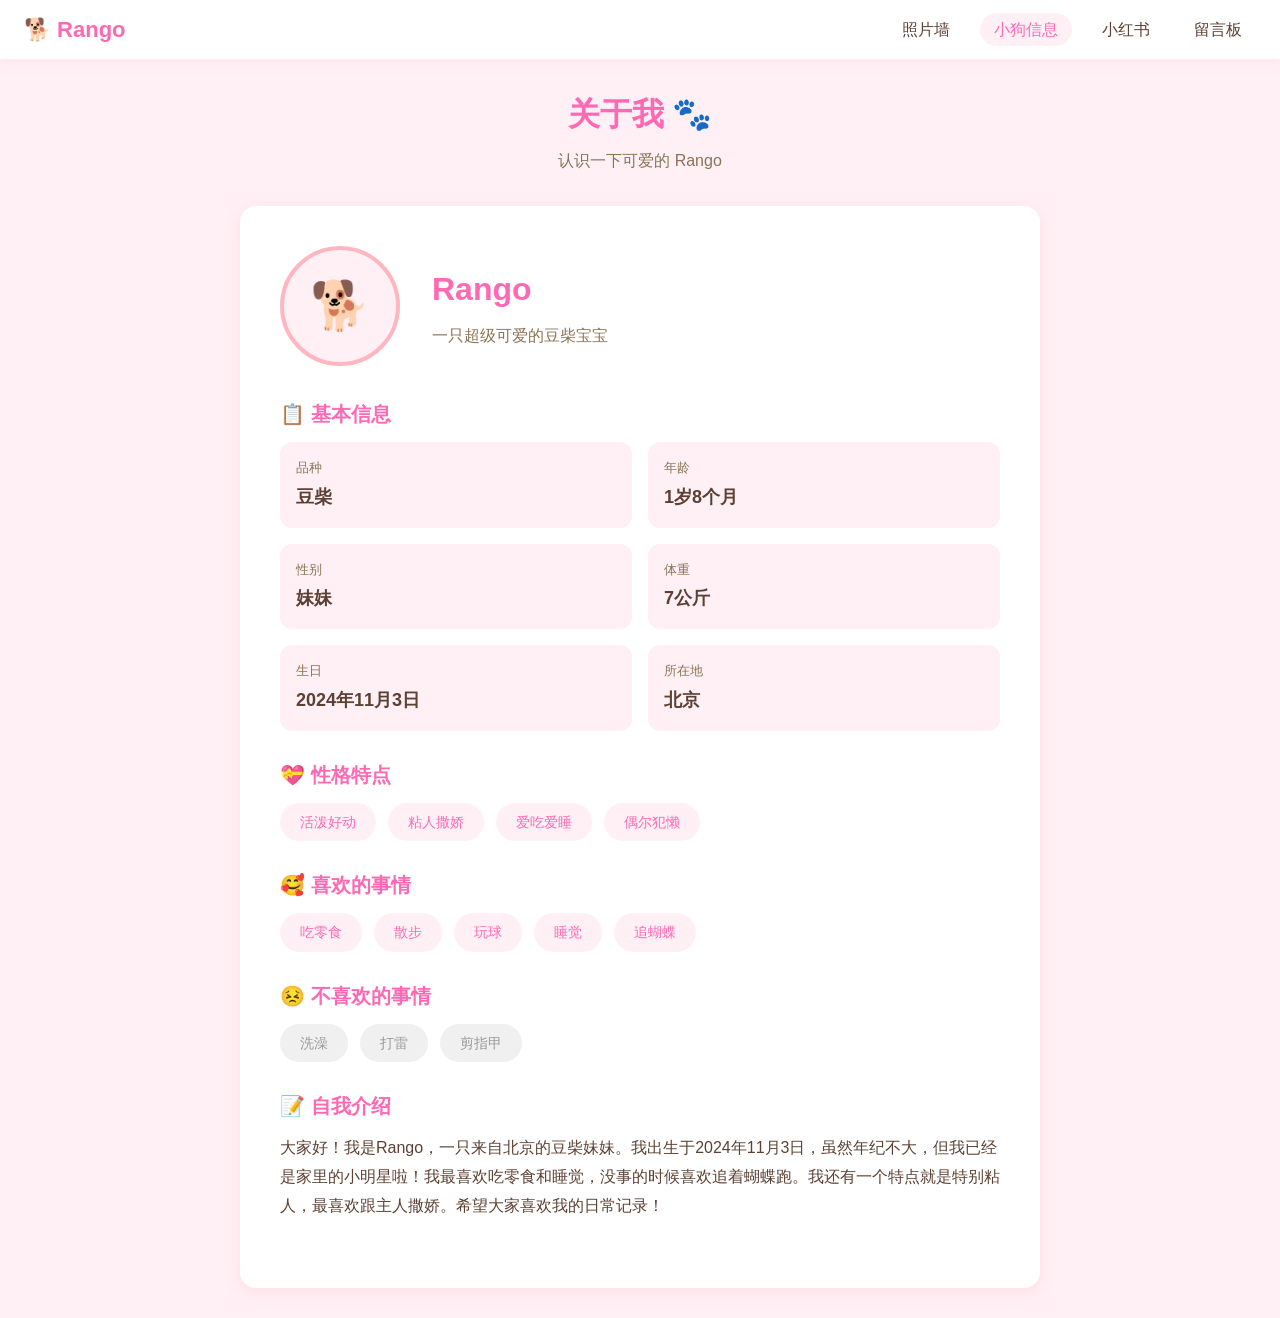
<file: profile.html>
<!DOCTYPE html>
<html lang="zh-CN">
<head>
    <meta charset="UTF-8">
    <meta name="viewport" content="width=device-width, initial-scale=1.0">
    <title>关于 Rango 🐕</title>
    <link rel="stylesheet" href="styles.css">
</head>
<body>
    <nav>
        <div class="nav-container">
            <div class="logo">🐕 Rango</div>
            <ul class="nav-links">
                <li><a href="index.html">照片墙</a></li>
                <li><a href="profile.html" class="active">小狗信息</a></li>
                <li><a href="xiaohongshu.html">小红书</a></li>
                <li><a href="guestbook.html">留言板</a></li>
            </ul>
        </div>
    </nav>

    <main>
        <h1 class="page-title">关于我 🐾</h1>
        <p class="page-subtitle">认识一下可爱的 Rango</p>
        
        <div class="profile-card">
            <div class="profile-header">
                <div class="profile-avatar" id="dogAvatar">🐕</div>
                <div>
                    <h2 class="profile-name" id="dogName">Rango</h2>
                    <p class="profile-tagline" id="dogTagline">一只可爱的小狗狗</p>
                </div>
            </div>

            <div class="info-section">
                <h3>📋 基本信息</h3>
                <div class="info-grid">
                    <div class="info-item">
                        <div class="label">品种</div>
                        <div class="value" id="breed">-</div>
                    </div>
                    <div class="info-item">
                        <div class="label">年龄</div>
                        <div class="value" id="age">-</div>
                    </div>
                    <div class="info-item">
                        <div class="label">性别</div>
                        <div class="value" id="gender">-</div>
                    </div>
                    <div class="info-item">
                        <div class="label">体重</div>
                        <div class="value" id="weight">-</div>
                    </div>
                    <div class="info-item">
                        <div class="label">生日</div>
                        <div class="value" id="birthday">-</div>
                    </div>
                    <div class="info-item">
                        <div class="label">所在地</div>
                        <div class="value" id="hometown">-</div>
                    </div>
                </div>
            </div>

            <div class="info-section">
                <h3>💝 性格特点</h3>
                <div class="style-tags" id="personalityTags"></div>
            </div>

            <div class="info-section">
                <h3>🥰 喜欢的事情</h3>
                <div class="style-tags" id="likesTags"></div>
            </div>

            <div class="info-section">
                <h3>😣 不喜欢的事情</h3>
                <div class="style-tags" id="dislikesTags"></div>
            </div>

            <div class="info-section">
                <h3>📝 自我介绍</h3>
                <p style="line-height: 1.8; color: var(--text-dark);" id="bio">-</p>
            </div>
        </div>
    </main>

    <script>
        async function loadProfile() {
            try {
                const response = await fetch('data/info.json');
                const data = await response.json();
                const dog = data.dog;
                
                document.getElementById('dogAvatar').textContent = dog.avatar || '🐕';
                document.getElementById('dogName').textContent = dog.name || 'Rango';
                document.getElementById('dogTagline').textContent = dog.tagline || '';
                document.getElementById('breed').textContent = dog.breed || '-';
                document.getElementById('age').textContent = dog.age || '-';
                document.getElementById('gender').textContent = dog.gender || '-';
                document.getElementById('weight').textContent = dog.weight || '-';
                document.getElementById('birthday').textContent = dog.birthday || '-';
                document.getElementById('hometown').textContent = dog.hometown || '-';
                document.getElementById('bio').textContent = dog.bio || '-';
                
                if (dog.personality) {
                    const pTags = document.getElementById('personalityTags');
                    dog.personality.split(/[,，、]/).forEach(trait => {
                        const tag = document.createElement('span');
                        tag.className = 'style-tag';
                        tag.textContent = trait.trim();
                        pTags.appendChild(tag);
                    });
                }
                
                if (dog.likes && dog.likes.length) {
                    const lTags = document.getElementById('likesTags');
                    dog.likes.forEach(like => {
                        const tag = document.createElement('span');
                        tag.className = 'style-tag';
                        tag.textContent = like;
                        lTags.appendChild(tag);
                    });
                }
                
                if (dog.dislikes && dog.dislikes.length) {
                    const dTags = document.getElementById('dislikesTags');
                    dog.dislikes.forEach(dislike => {
                        const tag = document.createElement('span');
                        tag.className = 'style-tag';
                        tag.style.background = '#f0f0f0';
                        tag.style.color = '#999';
                        tag.textContent = dislike;
                        dTags.appendChild(tag);
                    });
                }
            } catch (error) {
                console.log('加载信息失败', error);
            }
        }
        
        loadProfile();
    </script>
</body>
</html>
</file>
<file: styles.css>
* {
    margin: 0;
    padding: 0;
    box-sizing: border-box;
}

:root {
    --primary-pink: #FFB6C1;
    --light-pink: #FFF0F5;
    --deep-pink: #FF69B4;
    --soft-pink: #FFC0CB;
    --text-dark: #5C4033;
    --text-light: #8B7355;
    --white: #FFFFFF;
    --shadow: 0 4px 15px rgba(255, 182, 193, 0.3);
    --radius: 16px;
}

body {
    font-family: -apple-system, BlinkMacSystemFont, 'Segoe UI', 'PingFang SC', 'Hiragino Sans GB', 'Microsoft YaHei', sans-serif;
    background-color: var(--light-pink);
    color: var(--text-dark);
    line-height: 1.6;
}

nav {
    background: var(--white);
    padding: 12px 24px;
    box-shadow: 0 2px 10px rgba(255, 182, 193, 0.2);
    position: sticky;
    top: 0;
    z-index: 100;
}

.nav-container {
    max-width: 1400px;
    margin: 0 auto;
    display: flex;
    justify-content: space-between;
    align-items: center;
}

.sidebar-toggle,
.stats-toggle {
    background: var(--light-pink);
    border: none;
    padding: 8px 14px;
    border-radius: 10px;
    cursor: pointer;
    font-size: 18px;
    transition: all 0.3s ease;
}

.sidebar-toggle:hover,
.stats-toggle:hover {
    background: var(--primary-pink);
    color: white;
}

.logo {
    font-size: 22px;
    font-weight: bold;
    color: var(--deep-pink);
    display: flex;
    align-items: center;
    gap: 8px;
}

.nav-links {
    display: flex;
    gap: 16px;
    list-style: none;
    flex-wrap: nowrap;
}

.nav-links a {
    text-decoration: none;
    color: var(--text-dark);
    font-weight: 500;
    padding: 8px 14px;
    border-radius: 20px;
    transition: all 0.3s ease;
    white-space: nowrap;
}

.nav-links a:hover,
.nav-links a.active {
    background: var(--light-pink);
    color: var(--deep-pink);
}

.sidebar {
    position: fixed;
    left: -260px;
    top: 60px;
    width: 260px;
    height: calc(100vh - 60px);
    background: var(--white);
    box-shadow: 2px 0 15px rgba(255, 182, 193, 0.2);
    transition: left 0.3s ease;
    z-index: 90;
    overflow-y: auto;
    padding: 20px 0;
}

.sidebar.open {
    left: 0;
}

.sidebar-header {
    padding: 0 20px 16px;
    border-bottom: 2px solid var(--light-pink);
    margin-bottom: 16px;
}

.sidebar-header h3 {
    color: var(--deep-pink);
    font-size: 18px;
}

.category-list {
    list-style: none;
    padding: 0 12px;
}

.category-item {
    display: flex;
    align-items: center;
    gap: 12px;
    padding: 12px 16px;
    border-radius: 12px;
    cursor: pointer;
    transition: all 0.3s ease;
    margin-bottom: 4px;
}

.category-item:hover {
    background: var(--light-pink);
}

.category-item.active {
    background: linear-gradient(135deg, var(--deep-pink), var(--primary-pink));
    color: white;
}

.category-icon {
    font-size: 20px;
}

.category-name {
    font-weight: 500;
    font-size: 15px;
}

.sidebar-month {
    padding: 20px 12px 0;
    border-top: 2px solid var(--light-pink);
    margin-top: 16px;
}

.sidebar-month h4 {
    color: var(--text-light);
    font-size: 14px;
    margin-bottom: 12px;
    padding: 0 16px;
}

.month-list {
    list-style: none;
}

.month-item {
    padding: 8px 16px;
    border-radius: 8px;
    cursor: pointer;
    font-size: 14px;
    transition: all 0.3s ease;
    color: var(--text-light);
}

.month-item:hover {
    background: var(--light-pink);
    color: var(--deep-pink);
}

.stats-panel {
    position: fixed;
    right: -300px;
    top: 70px;
    width: 280px;
    background: var(--white);
    border-radius: var(--radius);
    box-shadow: 0 8px 30px rgba(255, 105, 180, 0.2);
    transition: right 0.3s ease;
    z-index: 90;
    padding: 20px;
}

.stats-panel.open {
    right: 20px;
}

.stats-panel-header {
    display: flex;
    justify-content: space-between;
    align-items: center;
    margin-bottom: 20px;
}

.stats-panel-header h3 {
    color: var(--deep-pink);
    font-size: 18px;
}

.close-btn {
    background: none;
    border: none;
    font-size: 24px;
    cursor: pointer;
    color: var(--text-light);
    line-height: 1;
}

.close-btn:hover {
    color: var(--deep-pink);
}

.stats-grid-small {
    display: grid;
    grid-template-columns: repeat(2, 1fr);
    gap: 12px;
}

.stat-item {
    background: var(--light-pink);
    padding: 16px;
    border-radius: 12px;
    text-align: center;
}

.stat-num {
    font-size: 24px;
    font-weight: bold;
    color: var(--deep-pink);
    margin-bottom: 4px;
}

.stat-item .stat-label {
    font-size: 12px;
    color: var(--text-light);
}

main {
    max-width: 100%;
    margin: 0 auto;
    padding: 30px 40px;
    transition: margin-left 0.3s ease;
}

main.shifted {
    margin-left: 260px;
}

.carousel-container {
    margin-bottom: 40px;
    border-radius: var(--radius);
    overflow: hidden;
    box-shadow: var(--shadow);
}

.carousel {
    position: relative;
    overflow: hidden;
    aspect-ratio: 10 / 3;
}

.carousel-track {
    display: flex;
    width: 100%;
    height: 100%;
    transition: transform 0.5s ease;
}

.carousel-slide {
    min-width: 100%;
    height: 100%;
}

.carousel-slide img {
    width: 100%;
    height: 100%;
    object-fit: cover;
}

.carousel-btn {
    position: absolute;
    top: 50%;
    transform: translateY(-50%);
    background: rgba(255, 255, 255, 0.9);
    border: 2px solid var(--light-pink);
    width: 40px;
    height: 40px;
    border-radius: 50%;
    font-size: 20px;
    cursor: pointer;
    color: var(--deep-pink);
    transition: all 0.3s ease;
    display: flex;
    align-items: center;
    justify-content: center;
    box-shadow: 0 2px 10px rgba(255, 105, 180, 0.2);
}

.carousel-btn:hover {
    background: var(--deep-pink);
    color: white;
    transform: translateY(-50%) scale(1.1);
    box-shadow: 0 4px 15px rgba(255, 105, 180, 0.4);
}

.carousel-btn.prev {
    left: 16px;
}

.carousel-btn.next {
    right: 16px;
}

.carousel-dots {
    position: absolute;
    bottom: 16px;
    left: 50%;
    transform: translateX(-50%);
    display: flex;
    gap: 6px;
}

.dot {
    width: 8px;
    height: 8px;
    border-radius: 50%;
    background: rgba(255, 255, 255, 0.6);
    cursor: pointer;
    transition: all 0.3s ease;
}

.dot.active {
    background: var(--deep-pink);
    width: 24px;
    border-radius: 4px;
}

.carousel-play {
    position: absolute;
    bottom: 16px;
    right: 16px;
    background: rgba(255, 255, 255, 0.9);
    border: 2px solid var(--light-pink);
    width: 36px;
    height: 36px;
    border-radius: 50%;
    cursor: pointer;
    transition: all 0.3s ease;
    display: flex;
    align-items: center;
    justify-content: center;
    box-shadow: 0 2px 10px rgba(255, 105, 180, 0.2);
}

.carousel-play:hover {
    background: var(--deep-pink);
    transform: scale(1.1);
    box-shadow: 0 4px 15px rgba(255, 105, 180, 0.4);
}

.carousel-play:hover .play-icon,
.carousel-play:hover .play-icon::before,
.carousel-play:hover .play-icon::after {
    background: white;
}

.play-icon {
    width: 4px;
    height: 14px;
    background: var(--deep-pink);
    border-radius: 2px;
    position: relative;
    transition: all 0.3s ease;
}

.play-icon::before,
.play-icon::after {
    content: '';
    position: absolute;
    width: 4px;
    height: 14px;
    background: var(--deep-pink);
    border-radius: 2px;
    transition: all 0.3s ease;
}

.play-icon::before {
    left: -8px;
}

.play-icon::after {
    right: -8px;
}

.carousel-play.playing .play-icon {
    width: 0;
    height: 0;
    background: transparent;
    border-left: 12px solid var(--deep-pink);
    border-top: 8px solid transparent;
    border-bottom: 8px solid transparent;
    border-radius: 0;
    margin-left: 3px;
}

.carousel-play.playing .play-icon::before,
.carousel-play.playing .play-icon::after {
    display: none;
}

.carousel-play.playing:hover .play-icon {
    border-left-color: white;
}

.page-title {
    text-align: center;
    font-size: 32px;
    margin-bottom: 8px;
    color: var(--deep-pink);
}

.page-subtitle {
    text-align: center;
    color: var(--text-light);
    margin-bottom: 32px;
    font-size: 16px;
}

.masonry-grid {
    display: flex;
    gap: 10px;
    align-items: flex-start;
}

.masonry-column {
    flex: 1;
    display: flex;
    flex-direction: column;
    gap: 10px;
}

.masonry-item {
    cursor: pointer;
    border-radius: var(--radius);
    overflow: hidden;
    width: 100%;
}

.photo-card {
    position: relative;
    border-radius: var(--radius);
    overflow: hidden;
    box-shadow: var(--shadow);
    transition: transform 0.3s ease, box-shadow 0.3s ease;
    width: 100%;
}

.photo-card:hover {
    transform: scale(1.02);
    box-shadow: 0 8px 25px rgba(255, 105, 180, 0.25);
}

.photo-card img {
    width: 100%;
    height: auto;
    display: block;
}

.photo-overlay {
    position: absolute;
    bottom: 0;
    left: 0;
    right: 0;
    background: linear-gradient(transparent, rgba(0, 0, 0, 0.6));
    padding: 20px 16px 12px;
    display: flex;
    justify-content: space-between;
    align-items: center;
    opacity: 0;
    transition: opacity 0.3s ease;
}

.photo-card:hover .photo-overlay {
    opacity: 1;
}

.photo-date,
.photo-likes {
    color: white;
    font-size: 13px;
    font-weight: 500;
}

.month-filter {
    display: flex;
    flex-wrap: wrap;
    gap: 12px;
    justify-content: center;
    margin-bottom: 32px;
}

.filter-btn {
    padding: 8px 20px;
    border: 2px solid var(--primary-pink);
    background: var(--white);
    color: var(--deep-pink);
    border-radius: 20px;
    cursor: pointer;
    font-size: 14px;
    font-weight: 500;
    transition: all 0.3s ease;
}

.filter-btn:hover {
    background: var(--light-pink);
}

.filter-btn.active {
    background: var(--deep-pink);
    color: white;
    border-color: var(--deep-pink);
}

.photo-grid {
    display: grid;
    grid-template-columns: repeat(auto-fill, minmax(280px, 1fr));
    gap: 20px;
    margin-bottom: 40px;
}

.photo-info {
    padding: 16px;
}

.profile-card {
    background: var(--white);
    border-radius: var(--radius);
    padding: 40px;
    box-shadow: var(--shadow);
    max-width: 800px;
    margin: 0 auto;
}

.profile-header {
    display: flex;
    align-items: center;
    gap: 32px;
    margin-bottom: 32px;
}

.profile-avatar {
    width: 120px;
    height: 120px;
    border-radius: 50%;
    background: var(--light-pink);
    display: flex;
    align-items: center;
    justify-content: center;
    font-size: 48px;
    border: 4px solid var(--primary-pink);
}

.profile-name {
    font-size: 32px;
    color: var(--deep-pink);
    margin-bottom: 8px;
}

.profile-tagline {
    color: var(--text-light);
    font-size: 16px;
}

.info-section {
    margin-bottom: 28px;
}

.info-section h3 {
    color: var(--deep-pink);
    margin-bottom: 12px;
    font-size: 20px;
    display: flex;
    align-items: center;
    gap: 8px;
}

.info-grid {
    display: grid;
    grid-template-columns: repeat(2, 1fr);
    gap: 16px;
}

.info-item {
    background: var(--light-pink);
    padding: 16px;
    border-radius: 12px;
}

.info-item .label {
    font-size: 13px;
    color: var(--text-light);
    margin-bottom: 4px;
}

.info-item .value {
    font-size: 18px;
    font-weight: 600;
    color: var(--text-dark);
}

.stats-grid {
    display: grid;
    grid-template-columns: repeat(4, 1fr);
    gap: 20px;
    margin-bottom: 40px;
}

.stat-card {
    background: var(--white);
    padding: 24px;
    border-radius: var(--radius);
    text-align: center;
    box-shadow: var(--shadow);
}

.stat-number {
    font-size: 32px;
    font-weight: bold;
    color: var(--deep-pink);
    margin-bottom: 4px;
}

.stat-label {
    font-size: 14px;
    color: var(--text-light);
}

.note-grid {
    display: grid;
    grid-template-columns: repeat(auto-fill, minmax(240px, 1fr));
    gap: 20px;
}

.note-card {
    background: var(--white);
    border-radius: var(--radius);
    overflow: hidden;
    box-shadow: var(--shadow);
    transition: transform 0.3s ease;
}

.note-card:hover {
    transform: translateY(-3px);
}

.note-card img {
    width: 100%;
    aspect-ratio: 3/4;
    object-fit: cover;
}

.note-card .note-content {
    padding: 16px;
}

.note-card .note-title {
    font-size: 15px;
    font-weight: 600;
    margin-bottom: 8px;
    line-height: 1.4;
}

.note-card .note-stats {
    display: flex;
    gap: 16px;
    font-size: 13px;
    color: var(--text-light);
}

.xhs-header {
    background: var(--white);
    border-radius: var(--radius);
    padding: 32px;
    box-shadow: var(--shadow);
    margin-bottom: 32px;
    display: flex;
    align-items: center;
    gap: 28px;
}

.xhs-avatar {
    width: 100px;
    height: 100px;
    border-radius: 50%;
    background: linear-gradient(135deg, var(--primary-pink), var(--deep-pink));
    display: flex;
    align-items: center;
    justify-content: center;
    font-size: 40px;
    flex-shrink: 0;
}

.xhs-info h2 {
    font-size: 24px;
    margin-bottom: 8px;
    color: var(--text-dark);
}

.xhs-info .xhs-id {
    color: var(--text-light);
    font-size: 14px;
    margin-bottom: 12px;
}

.xhs-info .xhs-bio {
    color: var(--text-dark);
    font-size: 15px;
    line-height: 1.6;
}

.style-section {
    background: var(--white);
    border-radius: var(--radius);
    padding: 32px;
    box-shadow: var(--shadow);
    margin-bottom: 32px;
}

.style-section h3 {
    color: var(--deep-pink);
    margin-bottom: 16px;
    font-size: 20px;
}

.style-tags {
    display: flex;
    flex-wrap: wrap;
    gap: 12px;
}

.style-tag {
    background: var(--light-pink);
    color: var(--deep-pink);
    padding: 8px 20px;
    border-radius: 20px;
    font-size: 14px;
    font-weight: 500;
}

.empty-state {
    text-align: center;
    padding: 60px 20px;
    color: var(--text-light);
    column-span: all;
}

.empty-state .emoji {
    font-size: 64px;
    margin-bottom: 16px;
}

.empty-state p {
    font-size: 16px;
}

.lightbox {
    display: none;
    position: fixed;
    top: 0;
    left: 0;
    width: 100%;
    height: 100%;
    background: rgba(0, 0, 0, 0.9);
    z-index: 1000;
    justify-content: center;
    align-items: center;
}

.lightbox-content {
    max-width: 90%;
    max-height: 90%;
    position: relative;
    display: flex;
    flex-direction: column;
    align-items: center;
}

.lightbox-content img {
    max-width: 100%;
    max-height: 80vh;
    border-radius: 12px;
}

.lightbox-info {
    margin-top: 16px;
    display: flex;
    justify-content: space-between;
    align-items: center;
    width: 100%;
    color: white;
    padding: 0 20px;
}

.lightbox-actions {
    display: flex;
    gap: 12px;
}

.action-btn {
    background: rgba(255, 255, 255, 0.2);
    border: 1px solid rgba(255, 255, 255, 0.3);
    color: white;
    padding: 8px 16px;
    border-radius: 20px;
    cursor: pointer;
    font-size: 14px;
    transition: all 0.3s ease;
}

.action-btn:hover {
    background: rgba(255, 255, 255, 0.3);
}

.lightbox-close,
.lightbox-prev,
.lightbox-next {
    position: absolute;
    color: white;
    font-size: 40px;
    cursor: pointer;
    user-select: none;
    transition: all 0.3s ease;
}

.lightbox-close:hover,
.lightbox-prev:hover,
.lightbox-next:hover {
    color: var(--primary-pink);
}

.lightbox-close {
    top: 20px;
    right: 30px;
    font-size: 50px;
}

.lightbox-prev {
    left: 30px;
    top: 50%;
    transform: translateY(-50%);
}

.lightbox-next {
    right: 30px;
    top: 50%;
    transform: translateY(-50%);
}

.share-modal {
    display: none;
    position: fixed;
    top: 0;
    left: 0;
    width: 100%;
    height: 100%;
    background: rgba(0, 0, 0, 0.5);
    z-index: 1100;
    justify-content: center;
    align-items: center;
}

.share-content {
    background: var(--white);
    padding: 32px;
    border-radius: var(--radius);
    text-align: center;
    min-width: 300px;
}

.share-content h3 {
    color: var(--deep-pink);
    margin-bottom: 24px;
}

.share-options {
    display: flex;
    gap: 20px;
    justify-content: center;
    margin-bottom: 24px;
}

.share-option {
    background: var(--light-pink);
    border: none;
    padding: 20px;
    border-radius: 12px;
    cursor: pointer;
    transition: all 0.3s ease;
    display: flex;
    flex-direction: column;
    align-items: center;
    gap: 8px;
    min-width: 100px;
}

.share-option:hover {
    background: var(--primary-pink);
    transform: translateY(-2px);
}

.share-icon {
    font-size: 28px;
}

.close-share {
    background: none;
    border: 2px solid var(--primary-pink);
    color: var(--deep-pink);
    padding: 10px 30px;
    border-radius: 20px;
    cursor: pointer;
    font-weight: 500;
    transition: all 0.3s ease;
}

.close-share:hover {
    background: var(--primary-pink);
    color: white;
}

.guestbook-container {
    max-width: 800px;
    margin: 0 auto;
}

.guestbook-form {
    background: var(--white);
    border-radius: var(--radius);
    padding: 32px;
    box-shadow: var(--shadow);
    margin-bottom: 32px;
}

.guestbook-form h3 {
    color: var(--deep-pink);
    margin-bottom: 24px;
    font-size: 20px;
}

.form-group {
    margin-bottom: 20px;
}

.form-group label {
    display: block;
    margin-bottom: 8px;
    color: var(--text-dark);
    font-weight: 500;
}

.form-group input,
.form-group textarea {
    width: 100%;
    padding: 12px;
    border: 2px solid var(--primary-pink);
    border-radius: 12px;
    font-size: 15px;
    transition: border-color 0.3s ease;
}

.form-group input:focus,
.form-group textarea:focus {
    outline: none;
    border-color: var(--deep-pink);
}

.form-group textarea {
    resize: vertical;
}

.submit-btn {
    width: 100%;
    padding: 14px;
    background: linear-gradient(135deg, var(--deep-pink), var(--primary-pink));
    color: white;
    border: none;
    border-radius: 12px;
    font-size: 16px;
    font-weight: 600;
    cursor: pointer;
    transition: transform 0.3s ease, box-shadow 0.3s ease;
}

.submit-btn:hover {
    transform: translateY(-2px);
    box-shadow: 0 6px 20px rgba(255, 105, 180, 0.4);
}

.guestbook-list {
    background: var(--white);
    border-radius: var(--radius);
    padding: 32px;
    box-shadow: var(--shadow);
}

.guestbook-list h3 {
    color: var(--deep-pink);
    margin-bottom: 20px;
    font-size: 20px;
}

.messages {
    display: flex;
    flex-direction: column;
    gap: 16px;
}

.message-card {
    background: var(--light-pink);
    padding: 20px;
    border-radius: 12px;
}

.message-header {
    display: flex;
    justify-content: space-between;
    align-items: center;
    margin-bottom: 12px;
}

.message-name {
    font-weight: 600;
    color: var(--deep-pink);
    font-size: 15px;
}

.message-time {
    font-size: 12px;
    color: var(--text-light);
}

.message-content {
    color: var(--text-dark);
    line-height: 1.6;
    font-size: 15px;
}

@media (max-width: 600px) {
    .masonry-grid .masonry-column:nth-child(4) {
        display: none;
    }
    
    .stats-grid {
        grid-template-columns: repeat(2, 1fr);
    }
}

@media (max-width: 480px) {
    .nav-links {
        gap: 8px;
    }
    
    .nav-links a {
        padding: 6px 10px;
        font-size: 13px;
    }
    
    .sidebar {
        width: 220px;
    }
    
    main.shifted {
        margin-left: 220px;
    }
    
    .profile-header {
        flex-direction: column;
        text-align: center;
    }
    
    .info-grid {
        grid-template-columns: 1fr;
    }
    
    .stats-grid {
        grid-template-columns: repeat(2, 1fr);
    }
    
    .xhs-header {
        flex-direction: column;
        text-align: center;
    }
    
    .masonry-grid .masonry-column:nth-child(3) {
        display: none;
    }
    
    .masonry-grid {
        gap: 8px;
    }
    
    .masonry-column {
        gap: 8px;
    }
    
    .carousel {
        aspect-ratio: 16 / 9;
    }
    
    .carousel-btn {
        width: 36px;
        height: 36px;
        font-size: 18px;
    }
    
    .stats-panel {
        width: 260px;
    }
}

@media (max-width: 400px) {
    .masonry-grid .masonry-column:nth-child(2) {
        display: none;
    }
}
</file>
